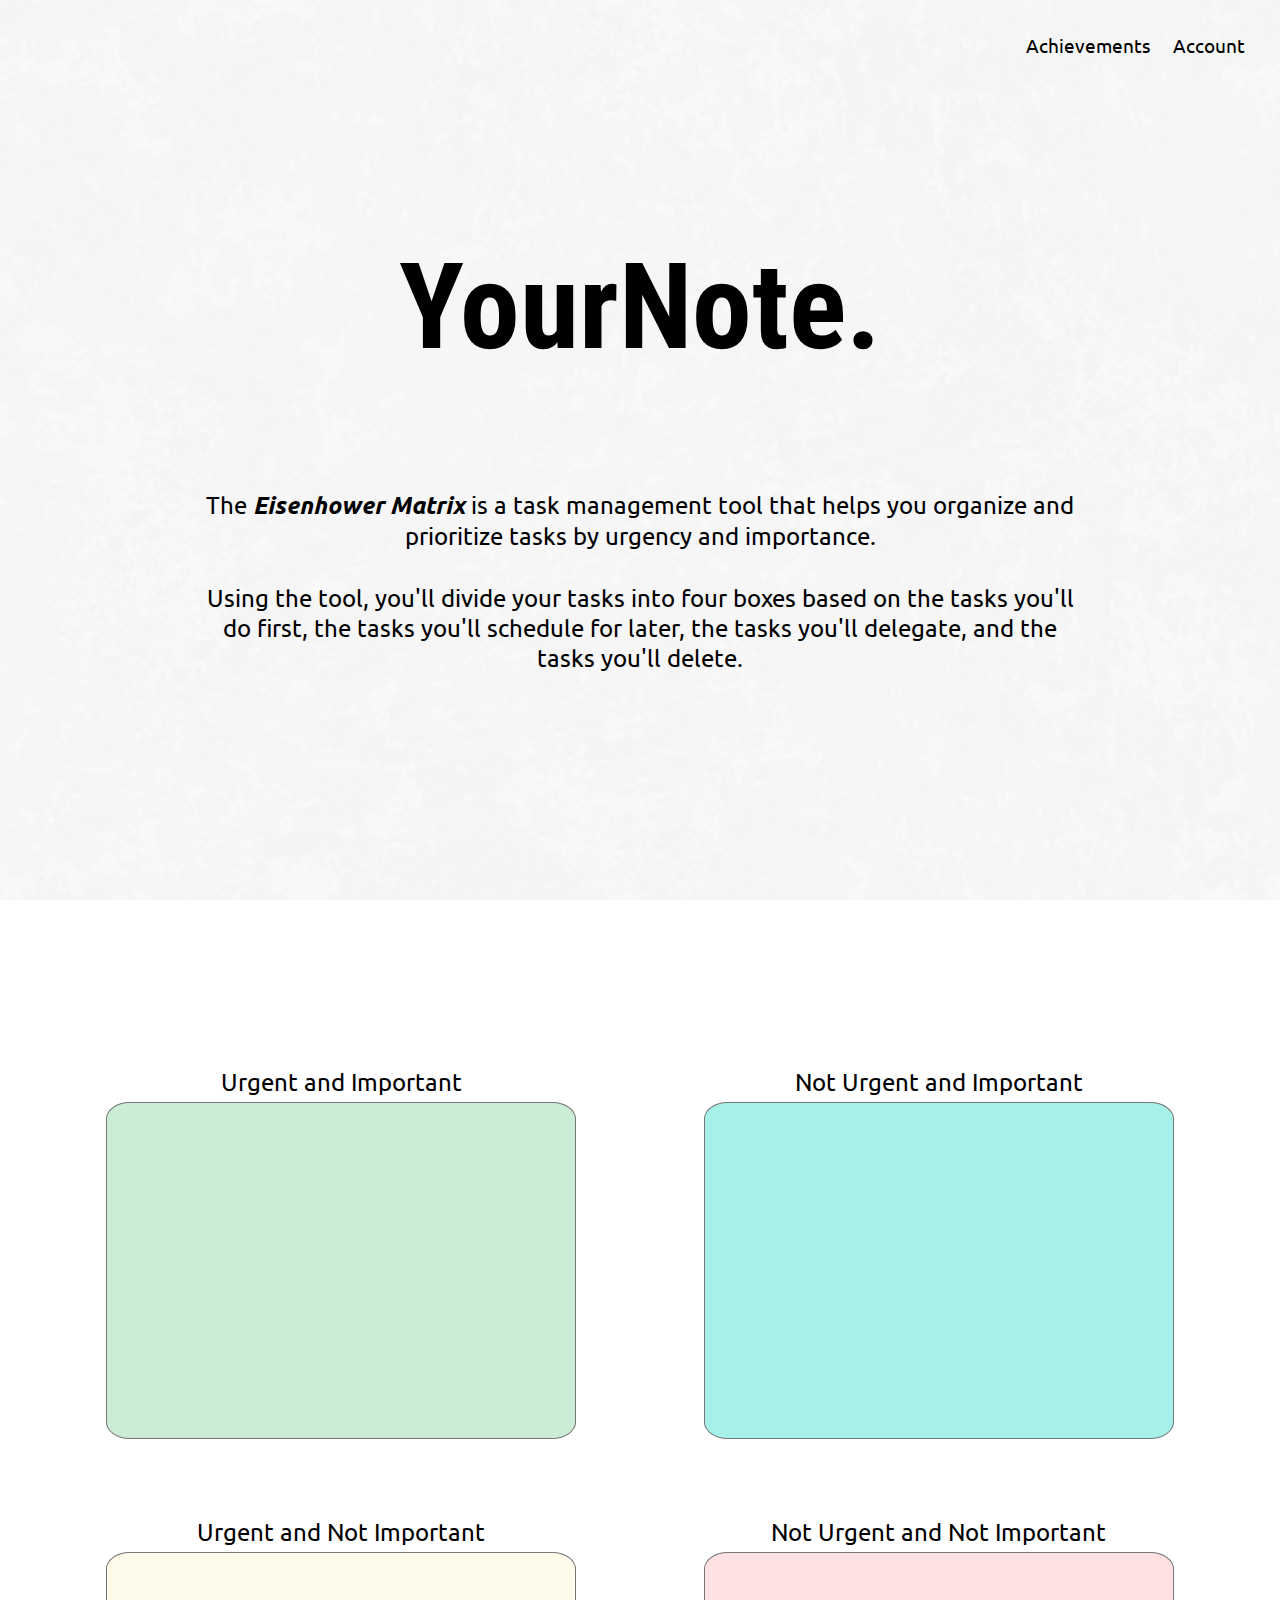
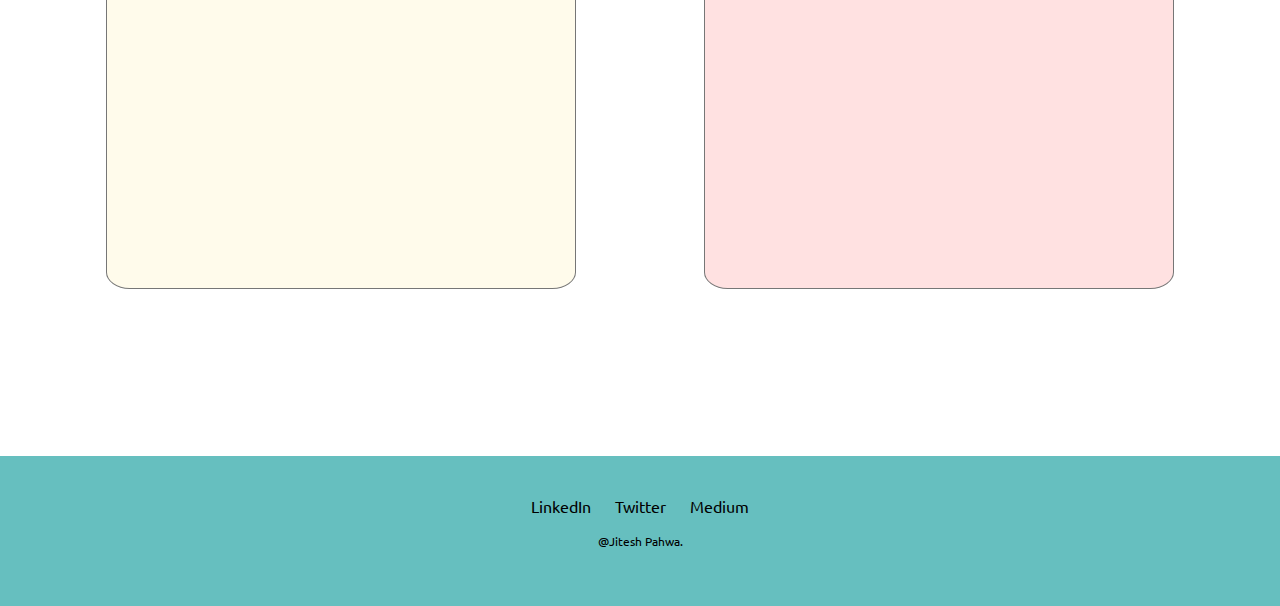
<file: html/index.html>
<!DOCTYPE html>
<html lang="en">
<head>
    <meta charset="UTF-8">
    <meta http-equiv="X-UA-Compatible" content="IE=edge">
    <meta name="viewport" content="width=device-width, initial-scale=1.0">
    <title>YourNote</title>
    <link rel="shortcut icon" href="/favicon.ico" type="image/x-icon">


    <link rel="preconnect" href="https://fonts.googleapis.com"><link rel="preconnect" href="https://fonts.gstatic.com" crossorigin><link href="https://fonts.googleapis.com/css2?family=Roboto+Condensed:wght@700&family=Ubuntu&display=swap" rel="stylesheet">


    <link rel="stylesheet" href="/css/styles.css">
</head>
<body>
    <section id="top-container">
        <div class="nav-bar">
            <span class="nav-item">
                <a href="acheivement.html" target="_blank">Achievements</a>
            </span>
            <span class="nav-item">
                <a href="account.html" target="_blank">Account</a>
            </span>
        </div>
        <div class="headings">
            <div id="title"><strong>YourNote.</strong></div>
        <div class="desc">
            The <em><strong>Eisenhower Matrix</strong></em> is a task management tool that helps you organize and prioritize tasks by urgency and importance. 
        </div>
        <div class="desc">
            Using the tool, you'll divide your tasks into four boxes based on the tasks you'll do first, the tasks you'll schedule for later, the tasks you'll delegate, and the tasks you'll delete.
        </div>
        </div>
    </section>
    <section id="mid-container">
        <div id="quads-container">
            <div id="quad1" class="quads">
                <label class="legends" for="quad1-text">Urgent and Important</label>
                <textarea class="text-area" name="quadA" id="quad1-text"></textarea>
            </div>
            <div id="quad2" class="quads">
                <label class="legends" for="quad2-text">Not Urgent and Important</label>
                <textarea class="text-area" name="quadB" id="quad2-text"></textarea>
            </div>
            <div id="quad3" class="quads">
                <label class="legends" for="quad3-text">Urgent and Not Important</label>
                <textarea class="text-area" name="quadC" id="quad3-text"></textarea>
            </div>
            <div id="quad4" class="quads">
                <label class="legends" for="quad4-text">Not Urgent and Not Important</label>
                <textarea class="text-area" name="quadD" id="quad4-text"></textarea>
            </div>
        </div>
        
    </section>
    <section>
        <div class="btm-container">
            <a class="footer-link" href="https://www.linkedin.com/in/jitesh-pahwa-68aa961b2/" target="_blank">LinkedIn</a>
            <a class="footer-link" href="https://twitter.com/JiteshPahwa4" target="_blank">Twitter</a>
            <a class="footer-link" href="https://medium.com/@jiteshofficial2004" target="_blank">Medium</a>
            <p class="name">@Jitesh Pahwa.</p>
        </div>
    </section>
</body>
</html>
</file>
<file: css/styles.css>
body{
    margin: 0;
    font-family: 'Ubuntu', sans-serif;
    box-sizing: border-box;
}

#top-container{
    background-image: url(/images/background.webp);
    background-clip: border-box;
    background-size: cover;
    background-repeat: no-repeat;
    text-align: center;
    height: 100vh;
    width: 100%;
    margin-bottom: 10%;
}

.nav-bar{
    text-align: right;
    height: 10vh;
    display: flex;
    align-items: center;
    justify-content: flex-end;
}

.nav-item{
    padding: 1.2rem 0.7rem;
    font-size: 1.2rem;
    position: relative;
    right: 1.5rem;
}

#title{
    position: relative;
    font-size: 7.5rem;
    text-align: center;
    font-family: 'Roboto Condensed', monospace;
    position: relative;
    top: -10%;
}

a{
    text-decoration: none;
    color: black;
}

.desc{
    padding-top: 2rem;
    font-size: 1.5rem;
    width: 70%;
}

.headings{
    display: flex;
    justify-content: center;
    flex-direction: column;
    align-items: center;
    width: 100%;
    height: 90vh;
}

#mid-container{
    text-align: right;
    /* margin: 5rem;
    margin-bottom: 50rem; */
    height: 100vh;
    width: 100%;
}

.quads{
    display: flex;
    justify-content: center;
    flex-direction: column;
    align-items: center;
    width: 40%;
}

#quads-container{
    display: flex;
    justify-content: space-evenly;
    align-content: space-around;
    flex-wrap: wrap;
    width: 100%;
    height: 100%;
}

#quad1-text{
    background-color: #CBEDD5;
}

#quad2-text{
    background-color: #A5F1E9;
}

#quad3-text{
    background-color: #FFFBEB;
}

#quad4-text{
    background-color: #FFE1E1;
}

.legends{
    font-size: 1.5rem;
    cursor: default;
    user-select: none;
}

.text-area{
    border-radius: 5%;
    margin-top: 1%;
    padding: 10px;
    width: 35vw;
    height: 35vh;
    resize: none;
}

.btm-container{
    text-align: center;
    background-color: #66BFBF;
    margin-top: 10%;
    padding: 40px;
}

.footer-link{
    padding: 10px;
}

.name{
    padding: 5px;
    font-size: 12px;
}
</file>
